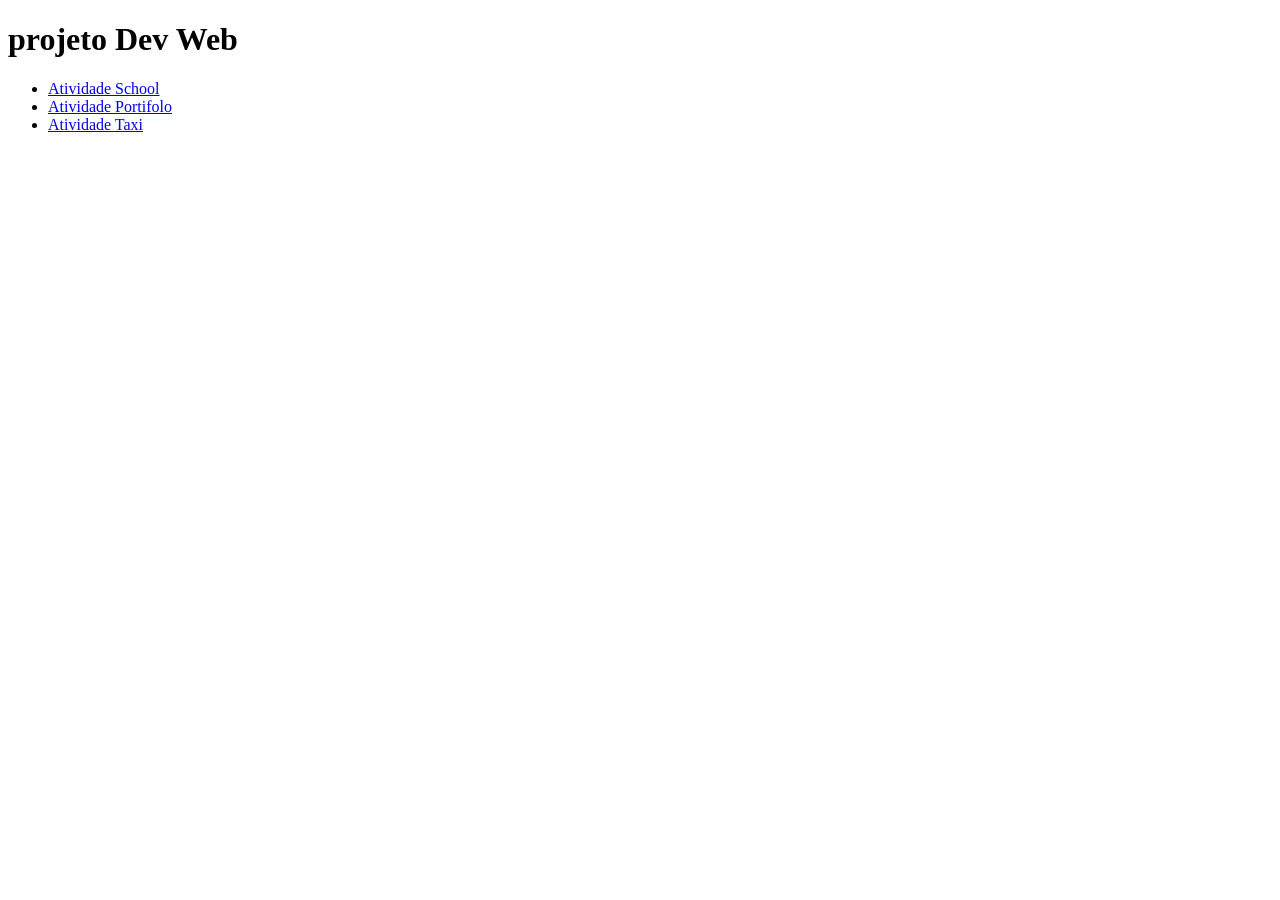
<file: index.html>
<!DOCTYPE html>
<html lang="en">
<head>
    <meta charset="UTF-8">
    <meta name="viewport" content="width=device-width, initial-scale=1.0">
    <title>Projeto</title>
</head>
<body>
    <main>
        <h1>
            projeto Dev Web
        </h1>
        <ul>
            <li>
                <a href="atividade lincolns school/">Atividade School</a>
            </li>
            <li>
                <a href="atv_portifolio/">Atividade Portifolo</a>
            </li>
            <li>
                <a href="atv-taxi/">Atividade Taxi</a>
            </li>
        </ul>
    </main>
    
</body>
</html>
</file>
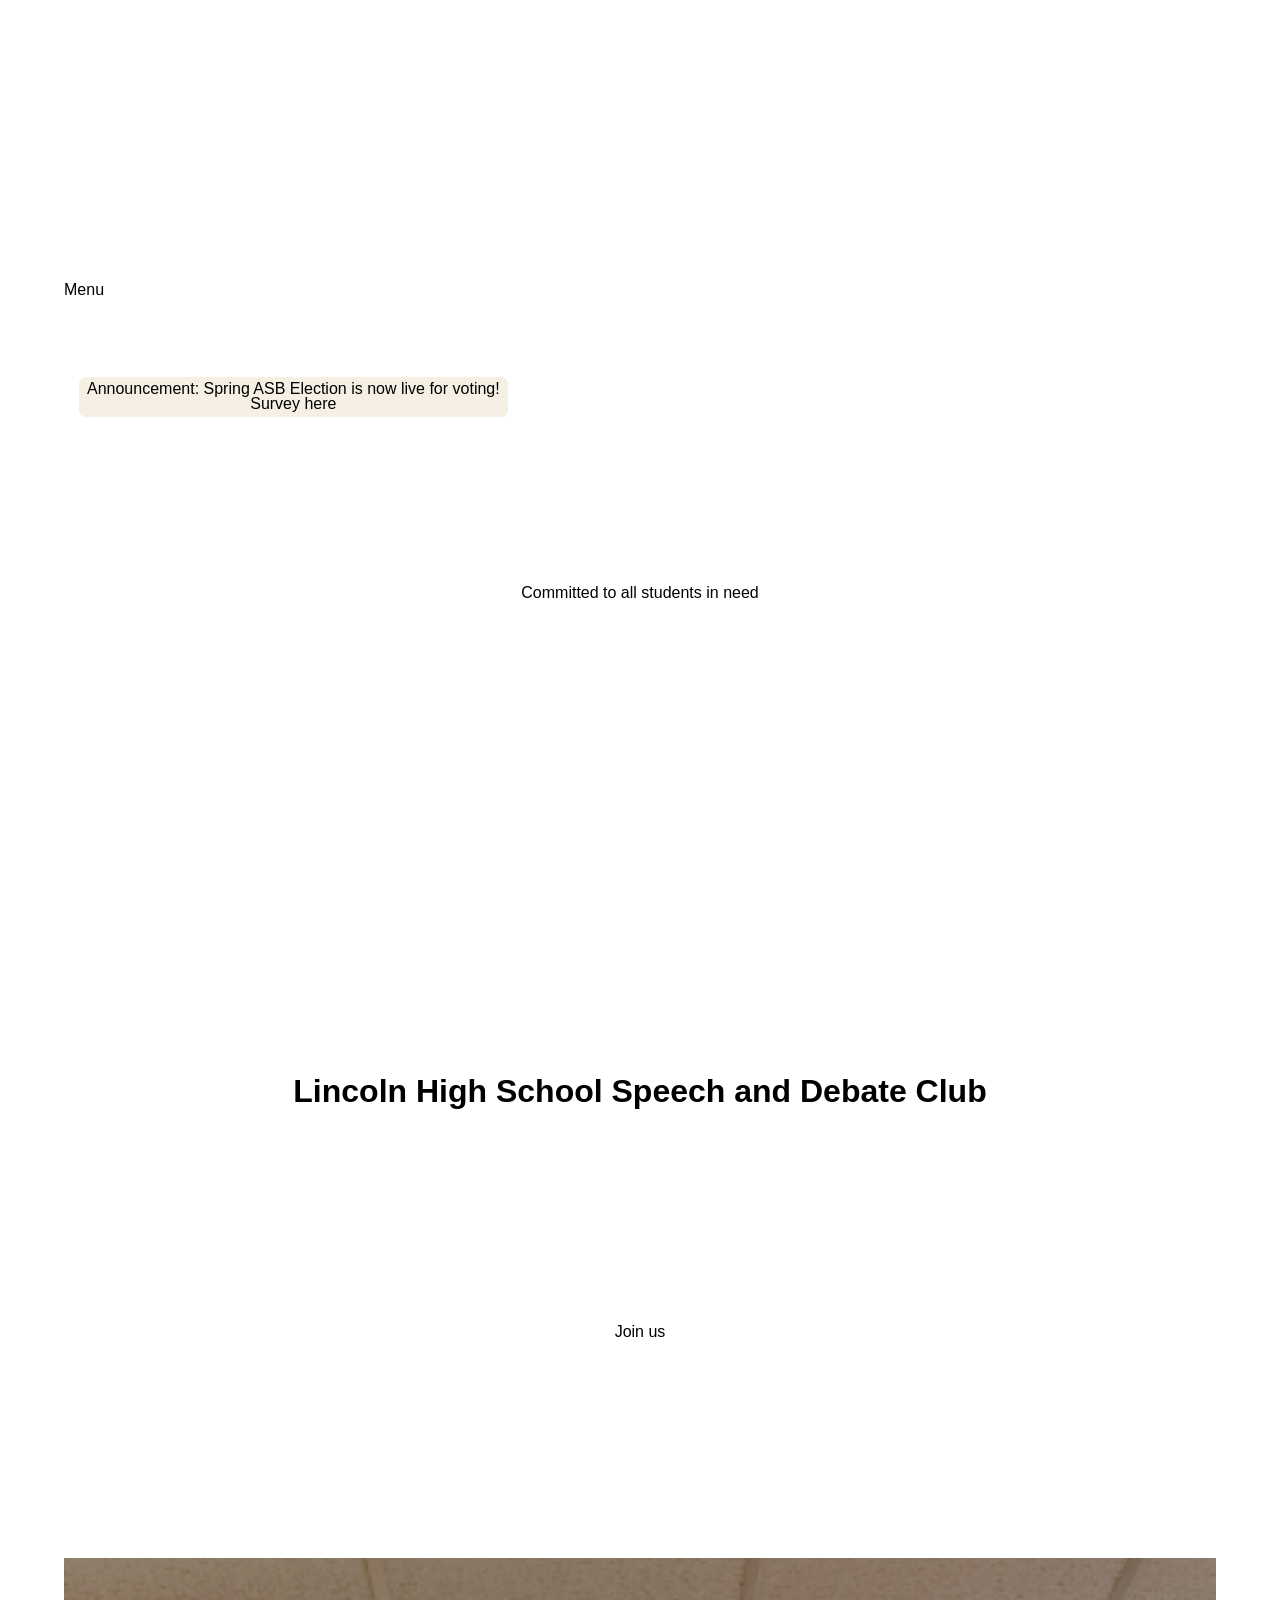
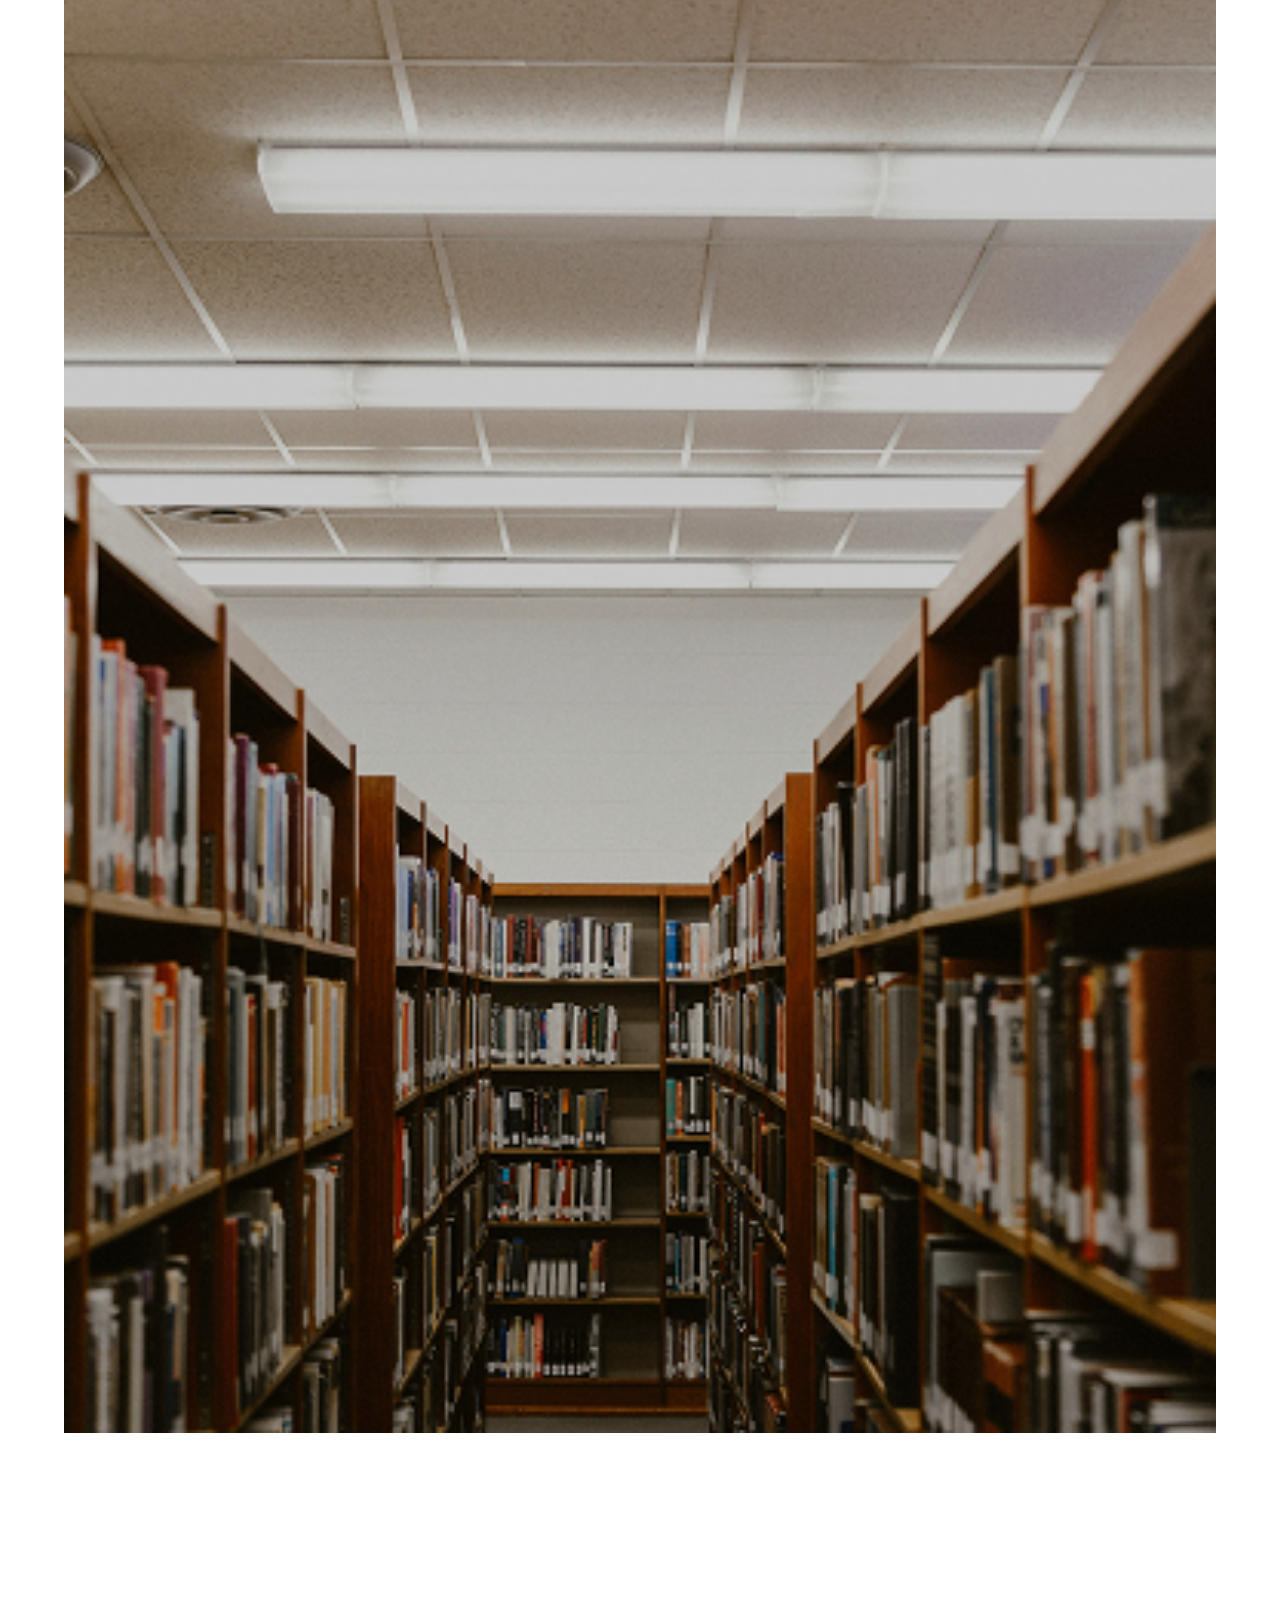
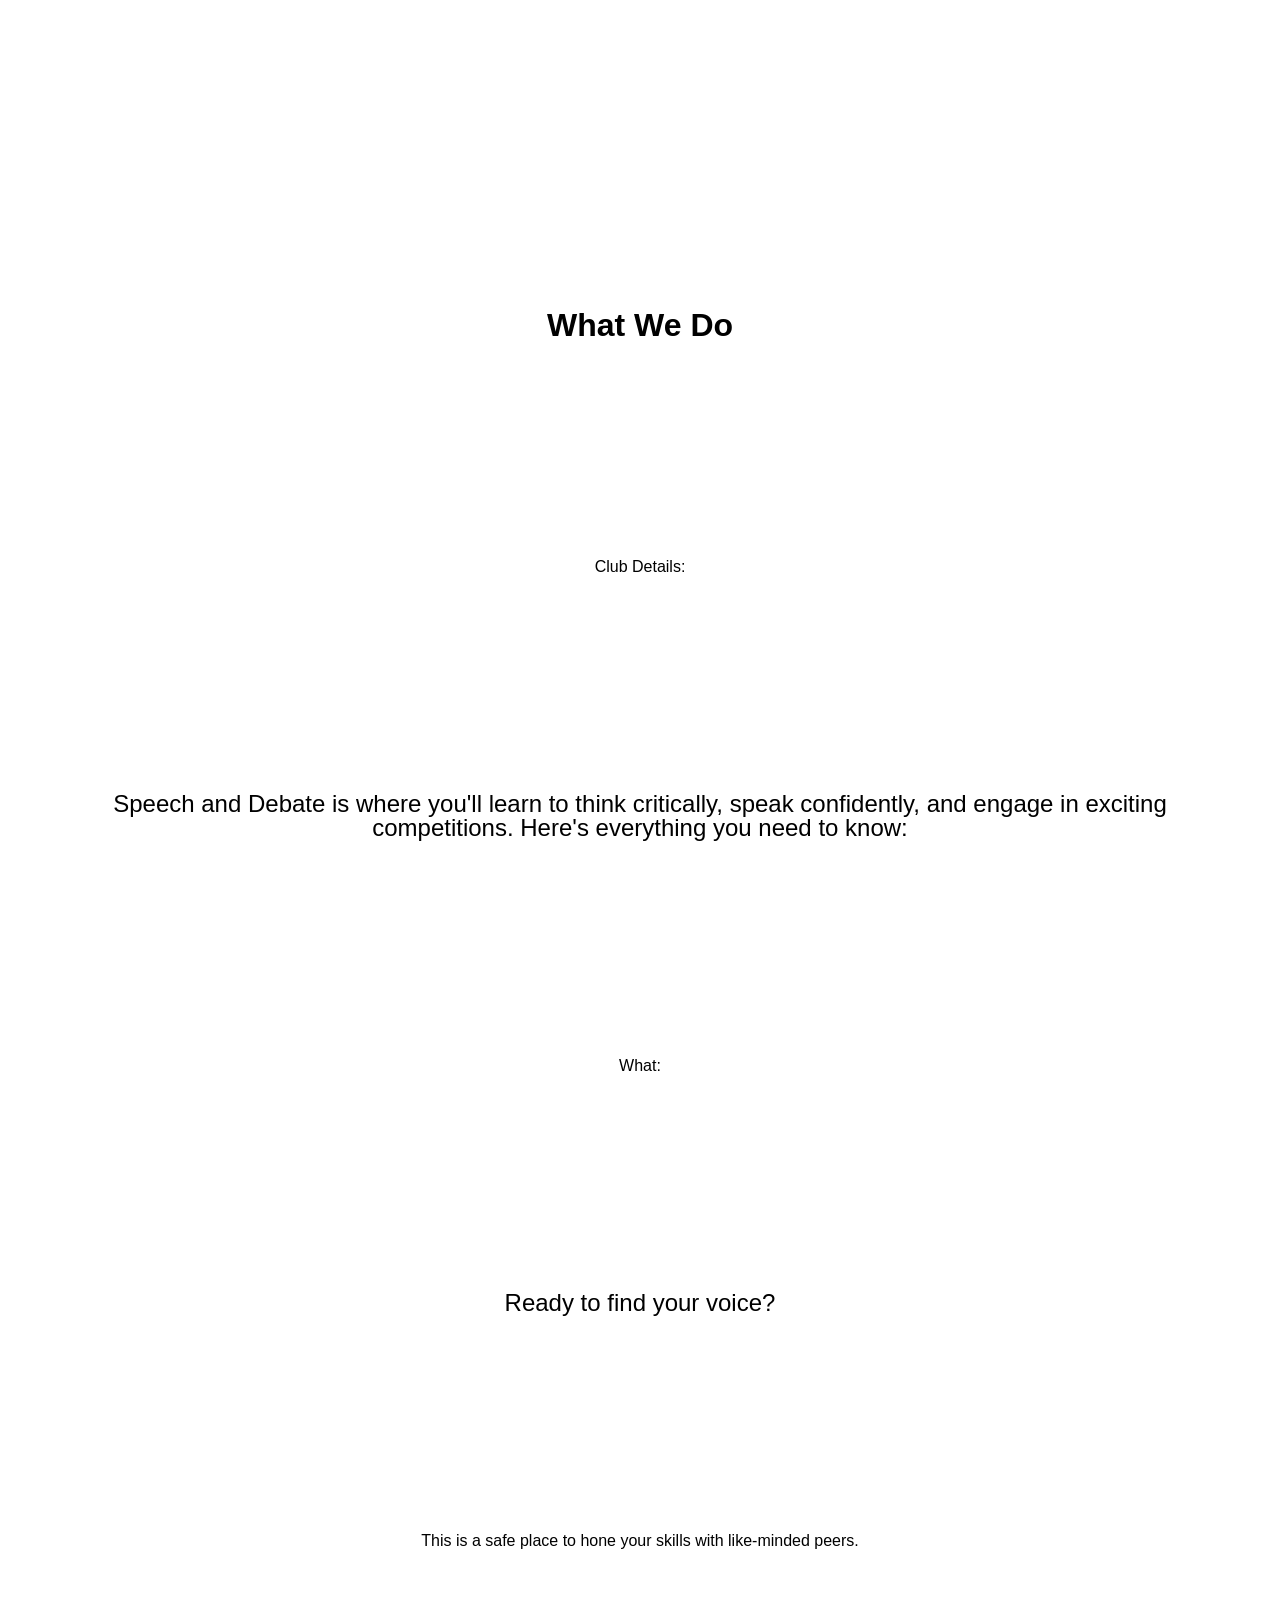
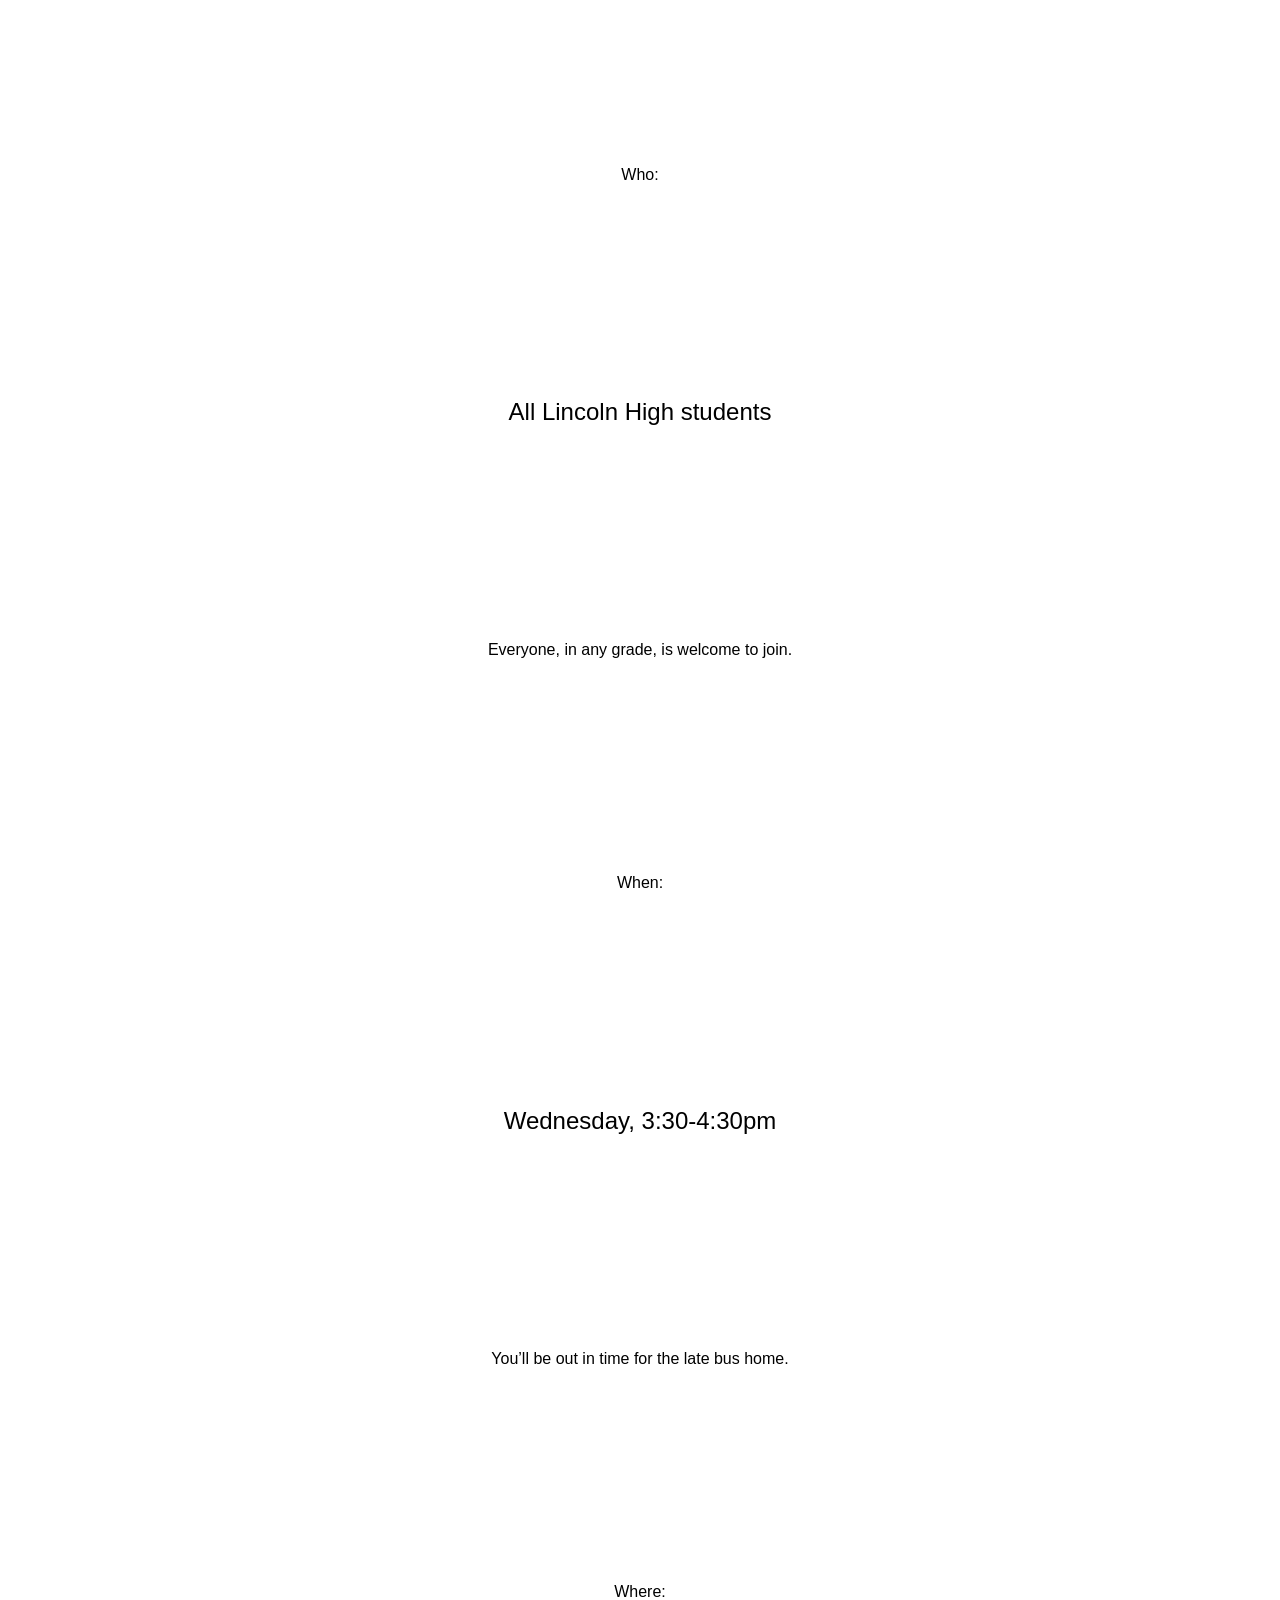
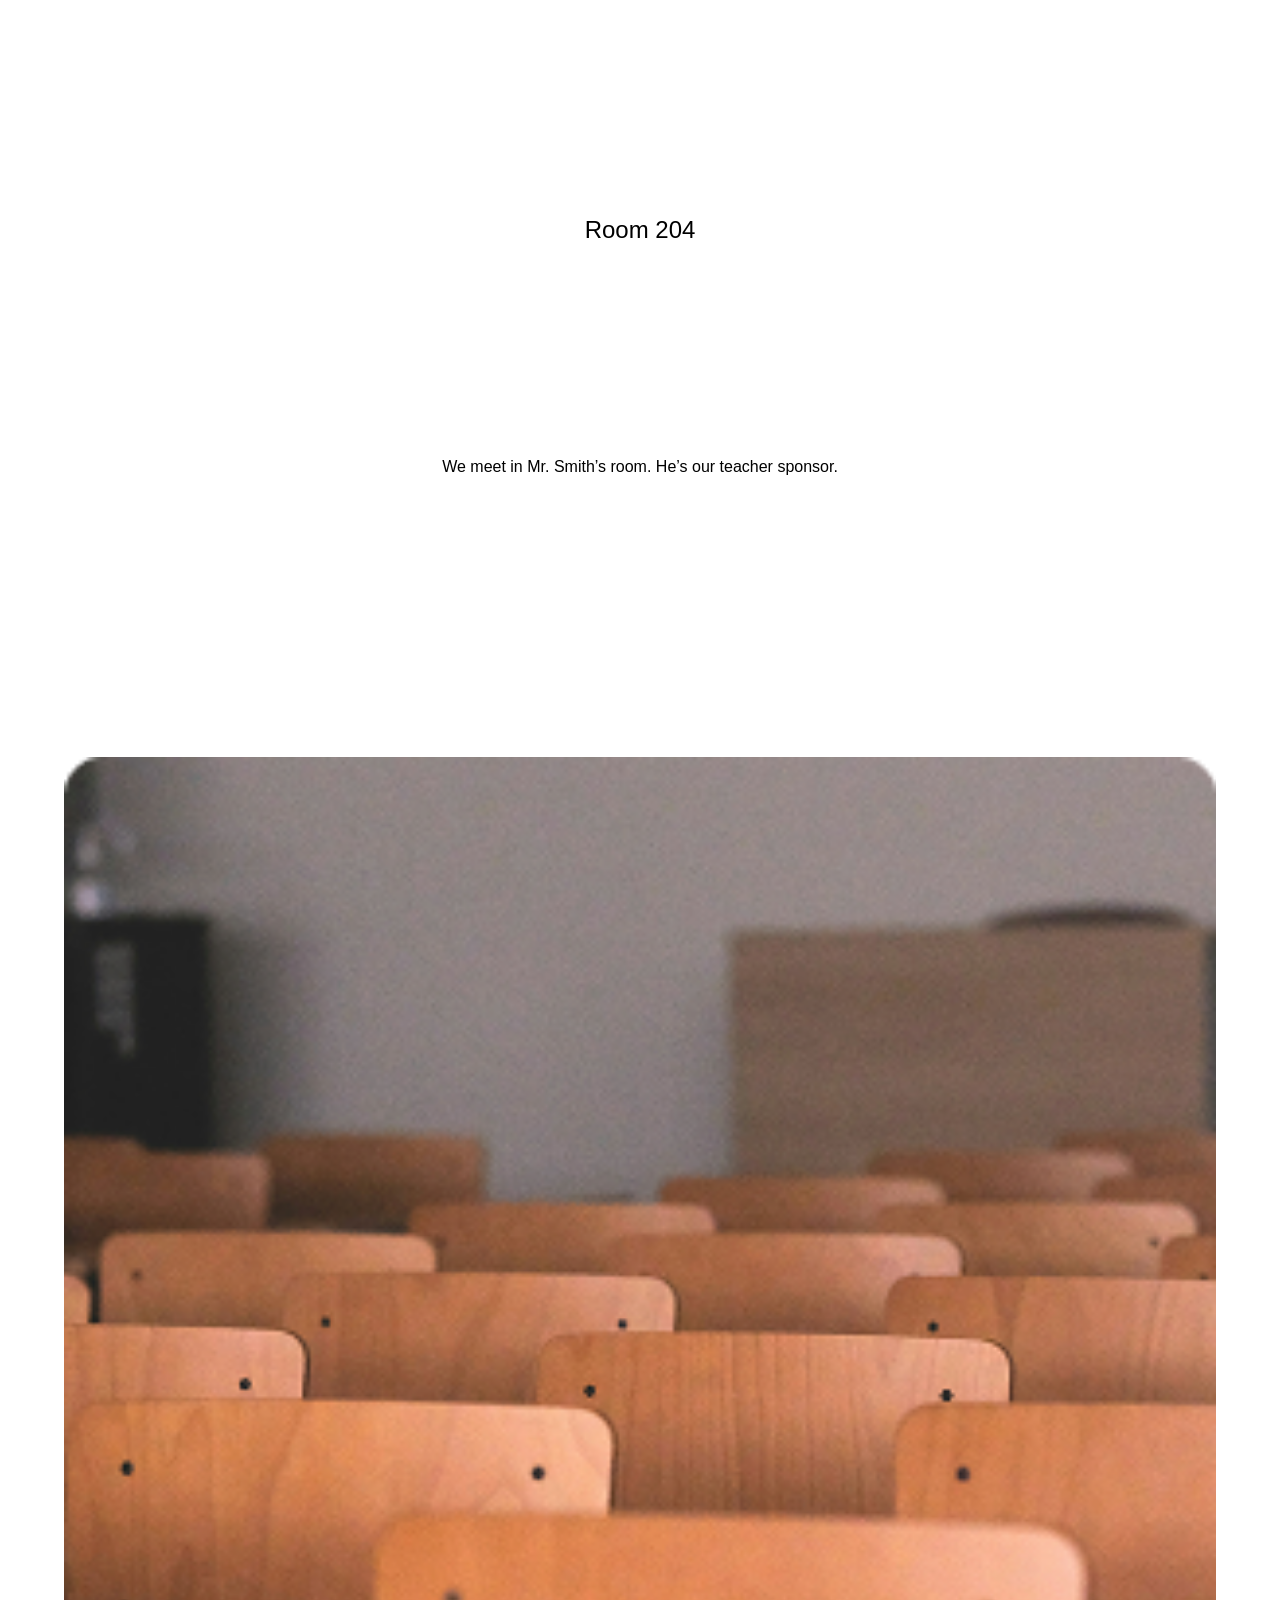
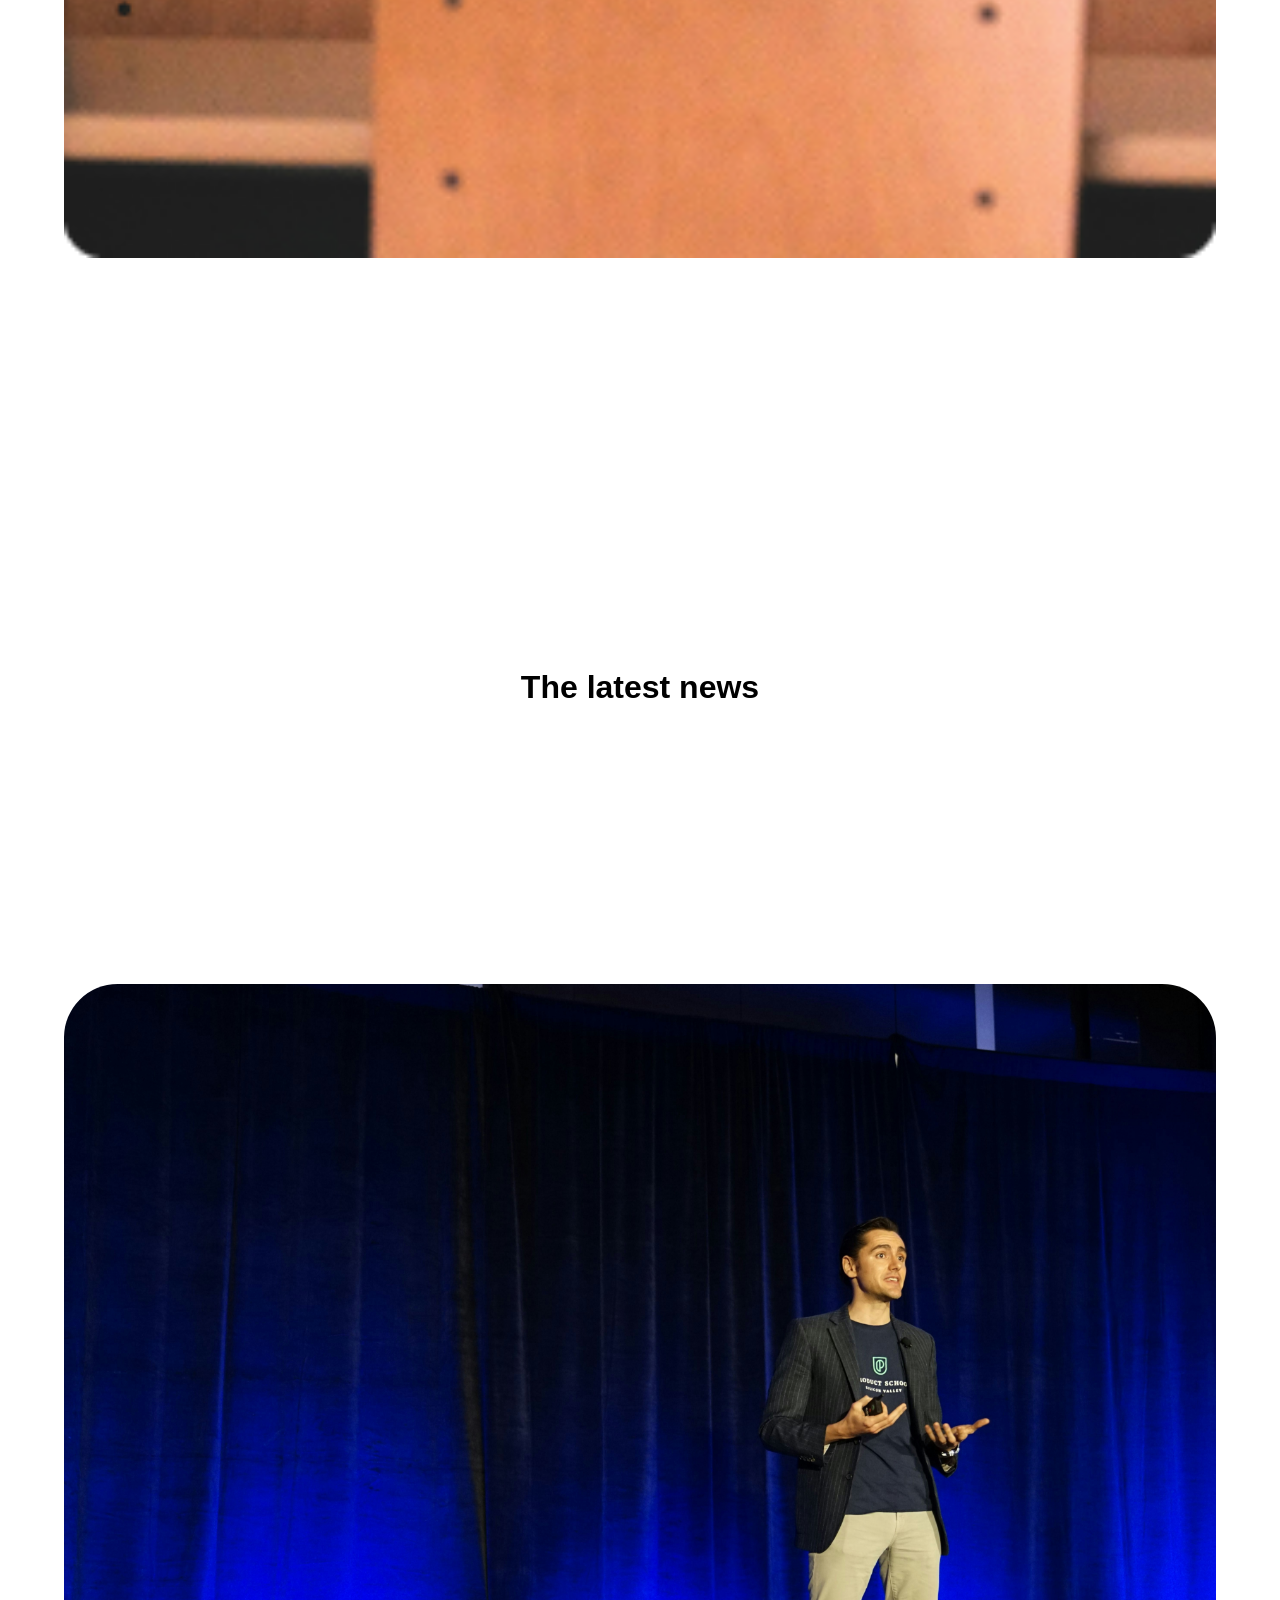
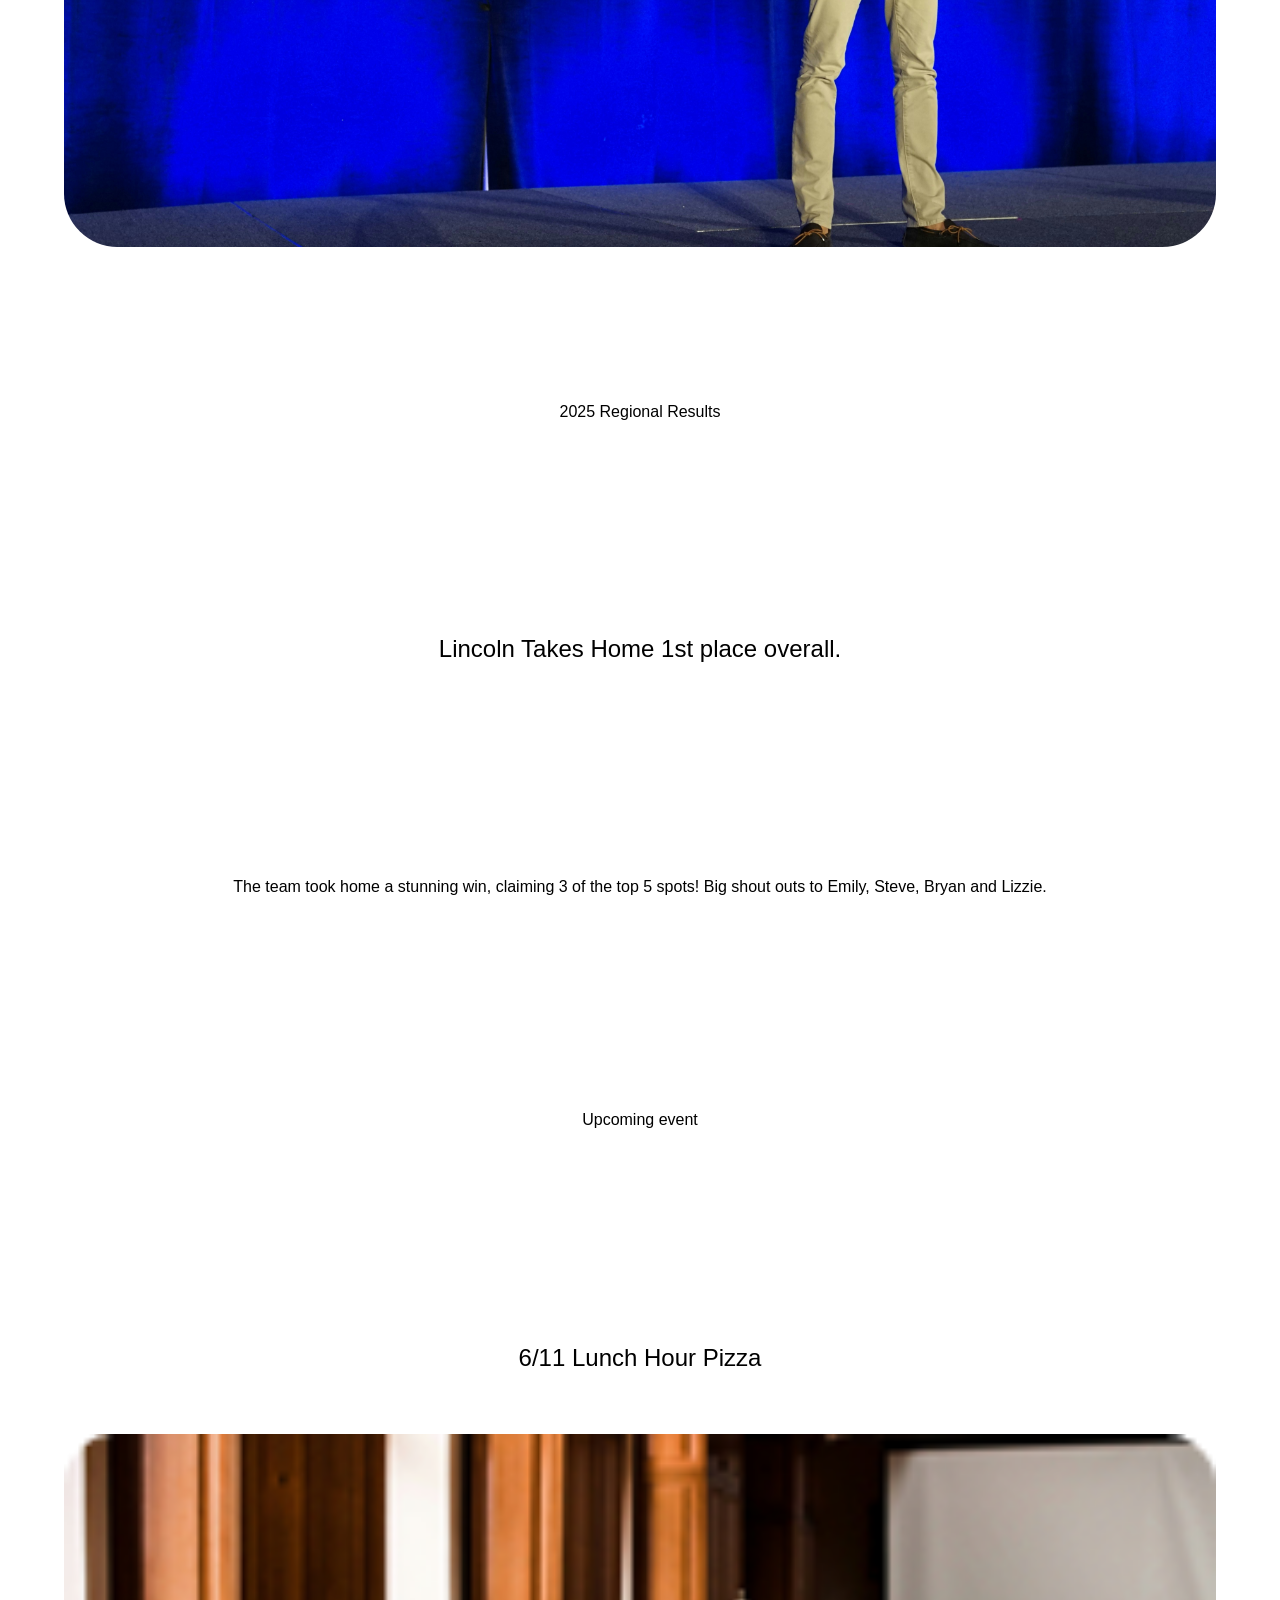
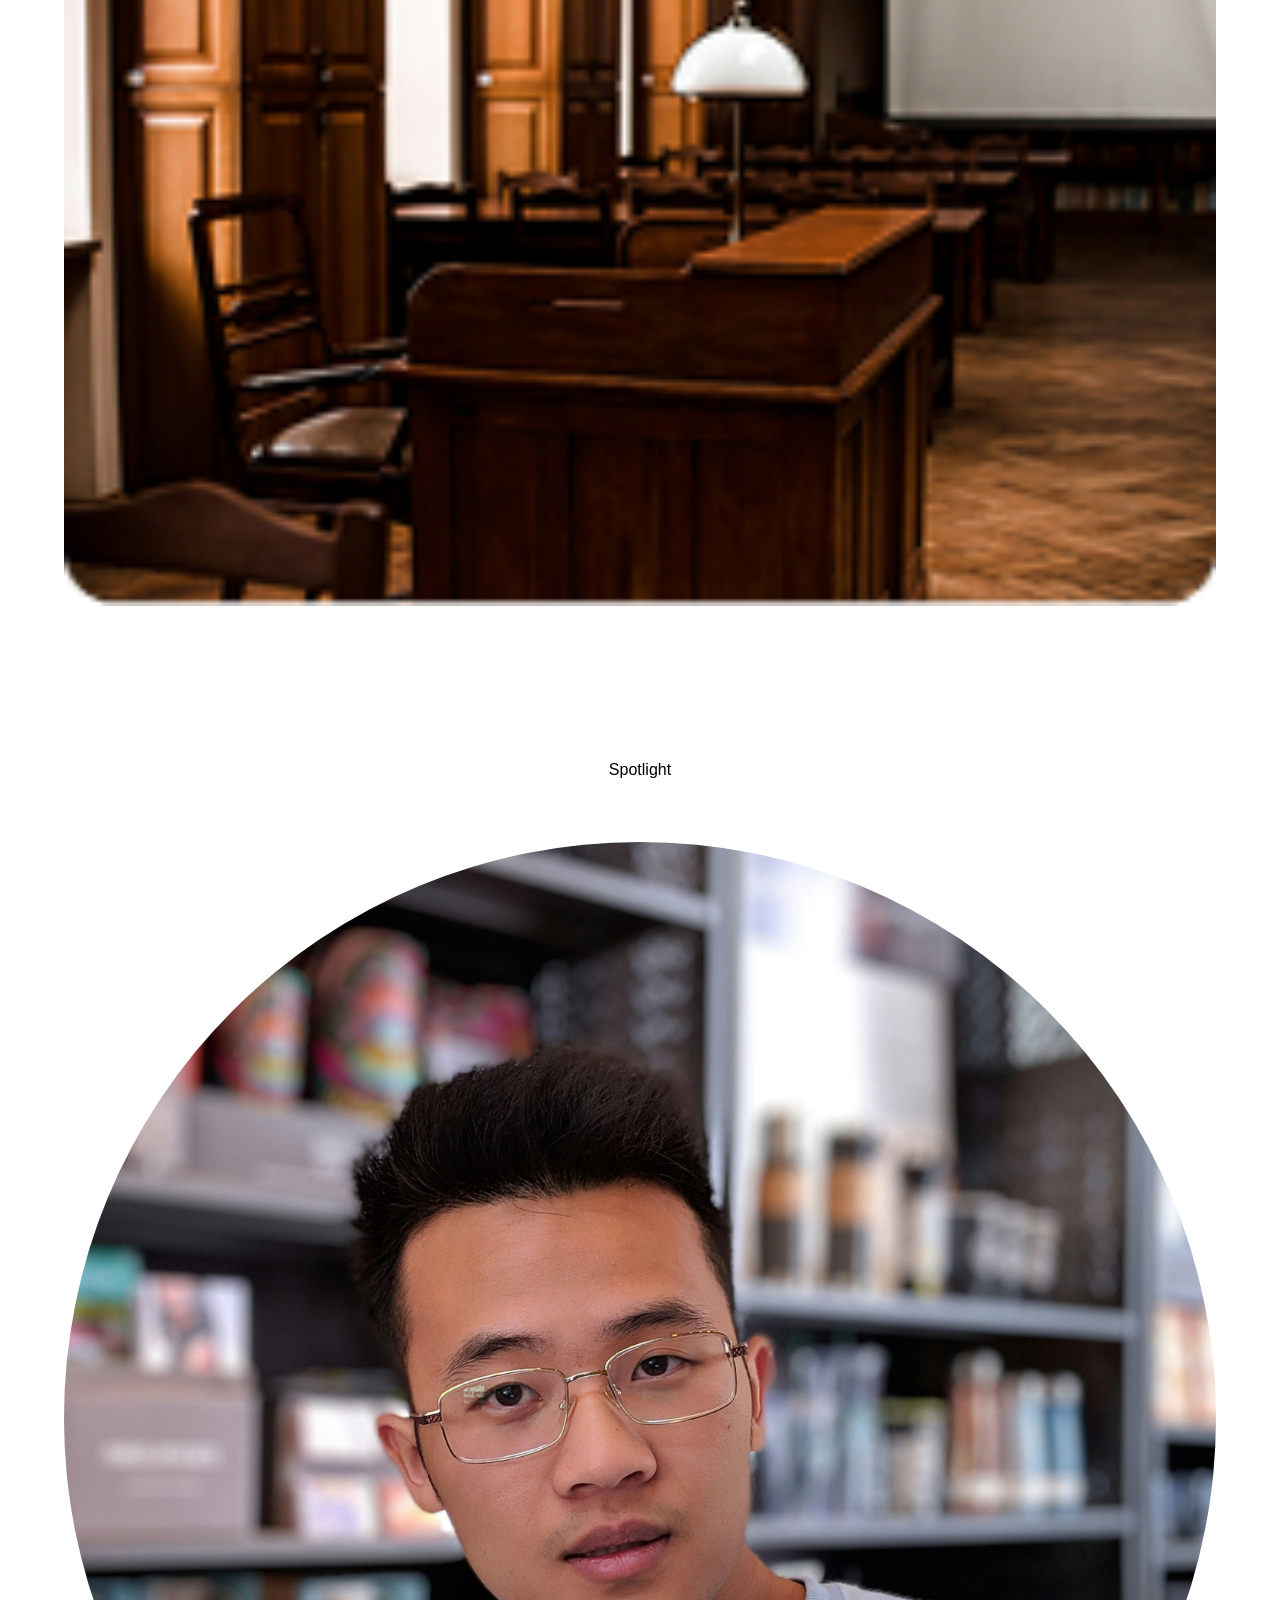
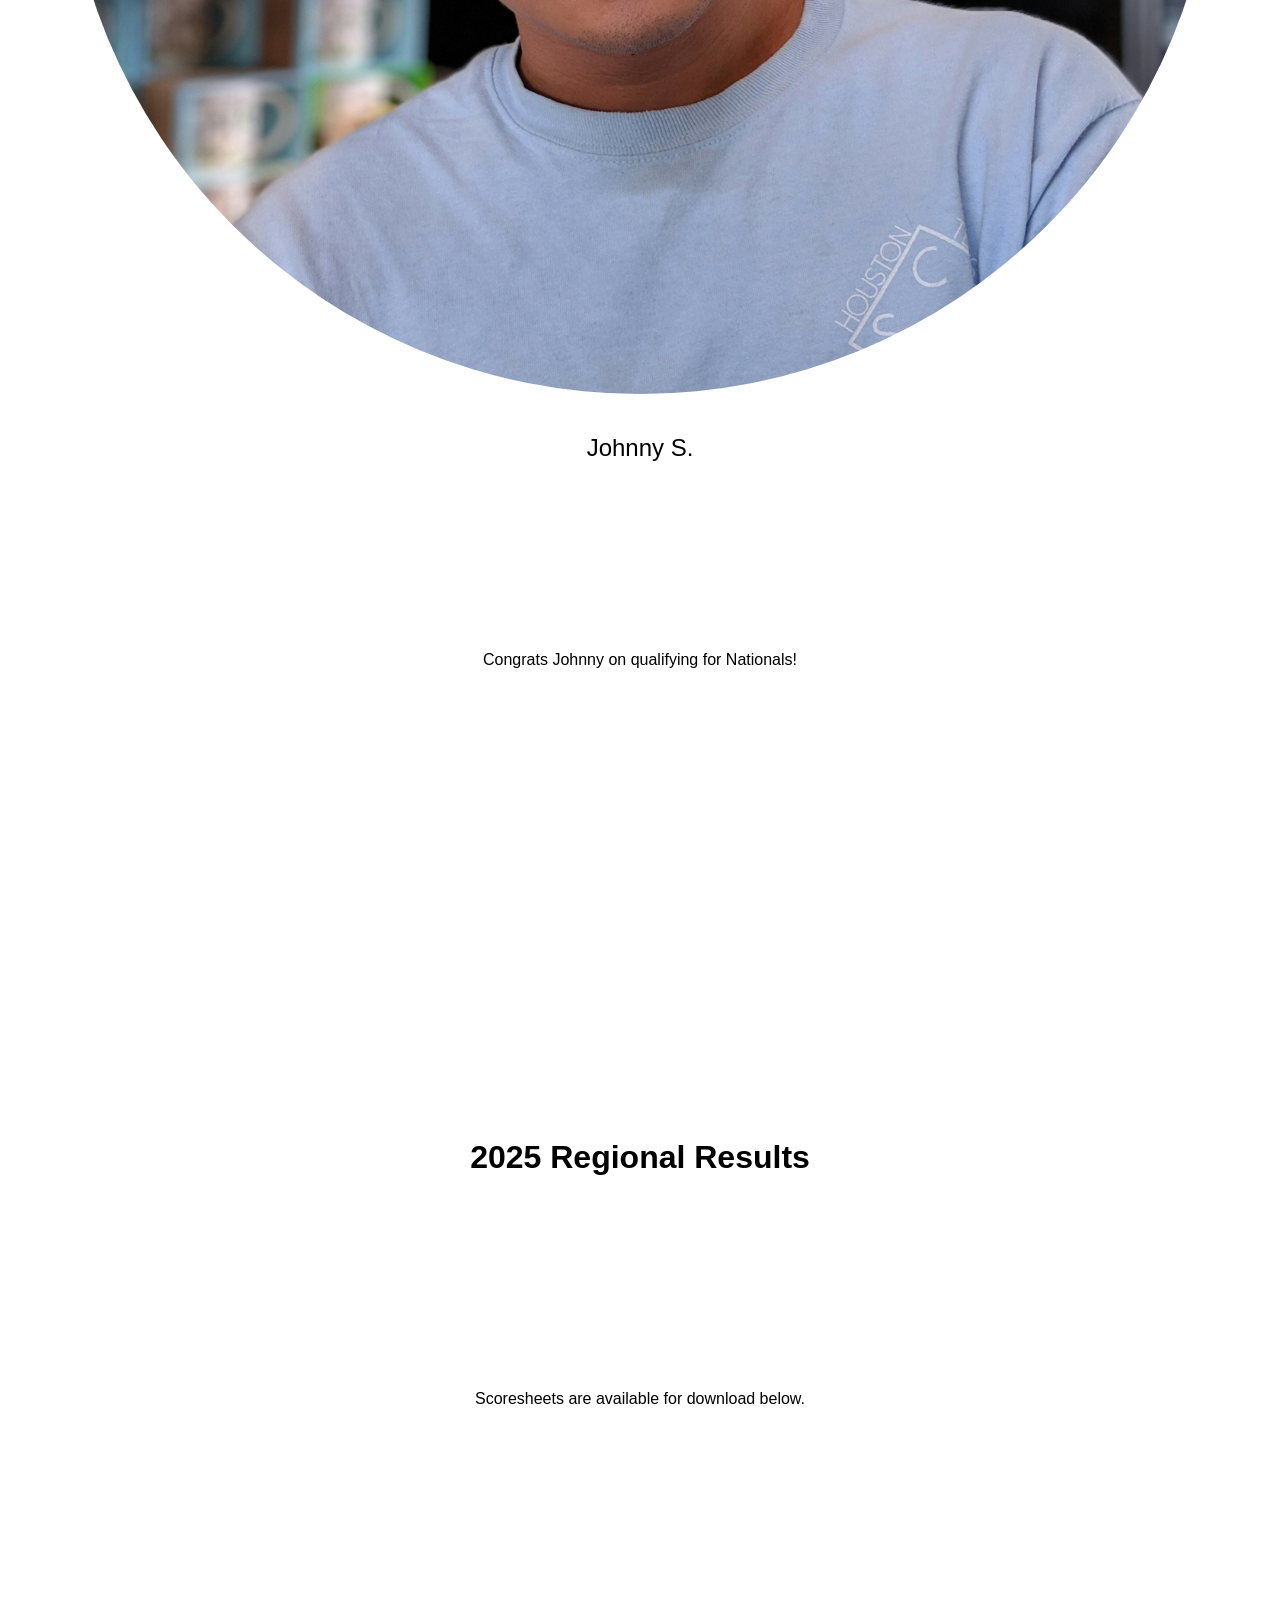
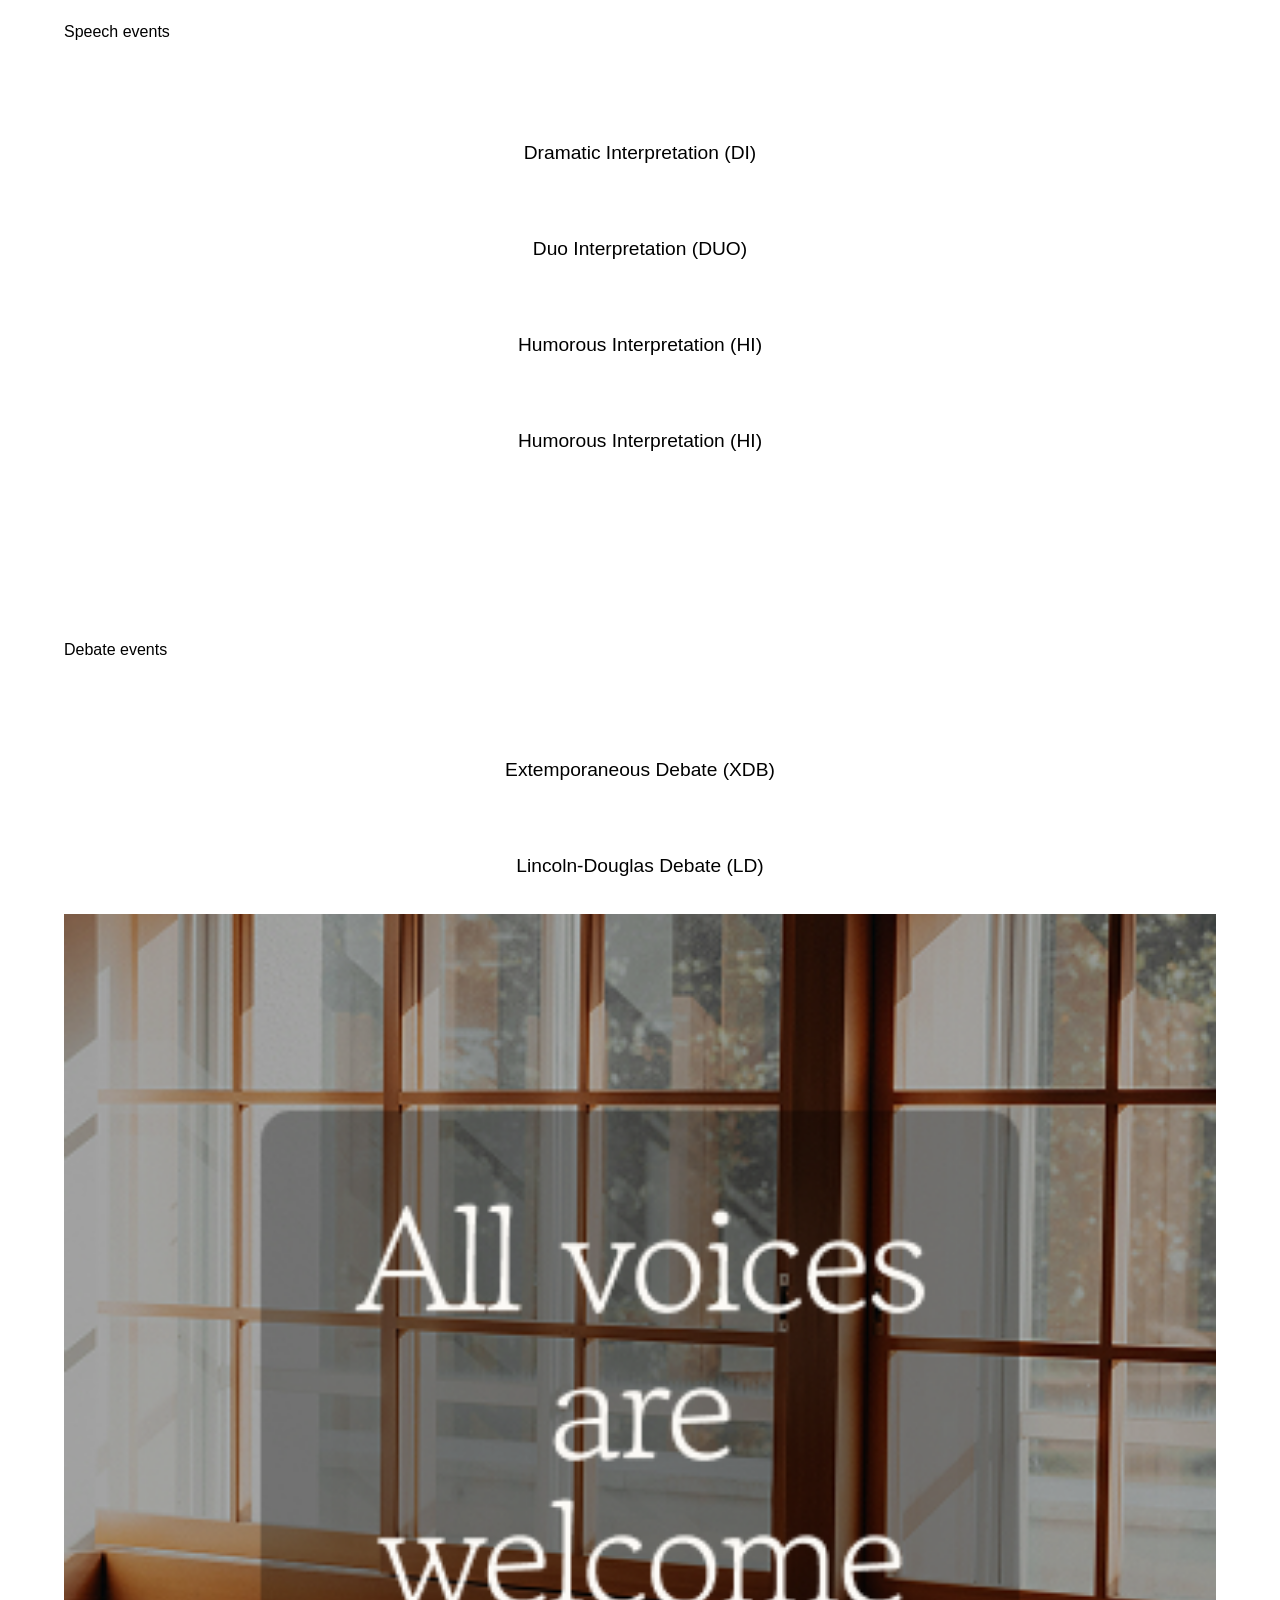
<file: atividade lincolns school/index.html>
<!DOCTYPE html>
<html lang="en">

<head>

    <meta charset="UTF-8">
    <meta name="viewport" content="width=device-width, initial-scale=1.0">
    <title>Document</title>
    <link rel="preconnect" href="https://fonts.googleapis.com">
    <link rel="preconnect" href="https://fonts.gstatic.com" crossorigin>
    <link href="https://fonts.googleapis.com/css2?family=Rethink+Sans:ital,wght@0,400..800;1,400..800&display=swap"
        rel="stylesheet">

    <link rel="stylesheet" href="css/reset.css">
    <link rel="stylesheet" href="css/style.css">
</head>

<body>

    <header>
        <section class="ft-lin">
            <p class="left">
                Menu
            </p>

            <div>
                <p class="categorias">Announcement: Spring ASB Election is now live for voting! </p>
                <p>
                    <a class="link" href="#">Survey here</a>
                </p>
            </div>

            <p class="center">
                Committed to all students in need
            </p>
        </section>
    </header>
    <main>
        <section class="ft-lin">
            <h1 class="large">
                Lincoln High School Speech and Debate Club
            </h1>
            <p class="center">
                <a href="">Join us</a>
            </p>

            <p class="center">


                <img src="images/Image.break.png" alt="#">


            </p>
        </section>
        <section class="ft-lin">
            <h2 class="large">
                What We Do
            </h2>
            <p class="center">
                Club Details:
            </p>
            <p class="centerl">
                Speech and Debate is where you'll learn to think critically, speak confidently, and engage in exciting
                competitions. Here's everything you need to know:
            </p>
            <p class="center">
                What:
            </p>
            <p class="centerl">
                Ready to find your voice?
            </p>
            <p class="center">
                This is a safe place to hone your skills with like-minded peers.
            </p>
            <p class="center">
                Who:
            </p>
            <p class="centerl">
                All Lincoln High students
            </p>
            <p class="center">
                Everyone, in any grade, is welcome to join.
            </p>
            <p class="center">
                When:
            </p>
            <p class="centerl">
                Wednesday, 3:30-4:30pm
            </p>
            <p class="center">
                You’ll be out in time for the late bus home.
            </p>
            <p class="center">
                Where:
            </p>
            <p class="centerl">
                Room 204
            </p>
            <p class="center">
                We meet in Mr. Smith’s room. He’s our teacher sponsor.
            </p>
            <p class="center"></p>

            <img src="images/Image.png" alt="">

        </section>
        <section class="ft-lin">
            <h2 class="large">The latest news</h2>
            <p class="center">

            </p>

            <img src="images/product-school-DL-yyYDDNX4-unsplash(1).svg" alt="#">
            <p class="center">
                2025 Regional Results
            </p>
            <p class="centerl">
                Lincoln Takes Home 1st place overall.
            </p>
            <p class="center">
                The team took home a stunning win, claiming 3 of the top 5 spots! Big shout outs to Emily, Steve, Bryan
                and Lizzie.
            </p>
            <p class="center">
                Upcoming event
            </p>
            <p class="centerl">
                6/11 Lunch Hour Pizza
            </p>
            <p>
                <img src="images/kateryna-hliznitsova.png" alt="#">
            </p>
            <p class="center">
                Spotlight
            </p>
            <p>
                <img src="images/darshan-patel-QJEVpydulGs-unsplash.svg" alt="">
            </p>
            <p class="fontl">
                Johnny S.
            </p>
            <p class="center">
                Congrats Johnny on qualifying for Nationals!
            </p>
        </section>

        <section class="ft-lin">
            <h2 class="large">2025 Regional Results</h2>
            <p class="center">
                Scoresheets are available for download below.
            </p>
            <p class="left">
                Speech events
            </p>
            <p class="font">
                <a href="">Dramatic Interpretation (DI)</a>
            </p>
            <p class="font">
                <a href="">Duo Interpretation (DUO)</a>
            </p>
            <p class="font">
                <a href="">Humorous Interpretation (HI)</a>
            </p>
            <p class="font">
                <a href="">Humorous Interpretation (HI)</a>
            </p>
            <p class="left">
                Debate events
            </p>
            <p class="font">
                Extemporaneous Debate (XDB)
            </p>
            <p class="font">
                Lincoln-Douglas Debate (LD)
            </p>
            <p>
                <img src="images/Calltoactionsection.png" alt="Join us!">
            </p>
        </section>
    </main>


    <footer class="ft-lil">
        <div class="grey">
        <p>
            <a href="#">
                <img src="images/social.icons/Facebook.png" alt="Facebook">
            </a>
            <a href="#">
                <img src="images/social.icons/Instagram.png" alt="Instgram">
            </a>
            <a href="#">
                <img src="images/social.icons/TikTok.png" alt="Tik tok">
            </a>
        </p>
        <p class="anta">
            Debate It. Don't Hate It.
        </p>
        <p class="anta">
            hello@figma.com
            1750 Candyland Lane,
            Portland, OR 97205
            (646) 555-4567
        </p>
        <p class="left">
          Lincoln High School © 2025 All Rights Reserved
        </p>
        </div>
    </footer>
</body>

</html>
</file>
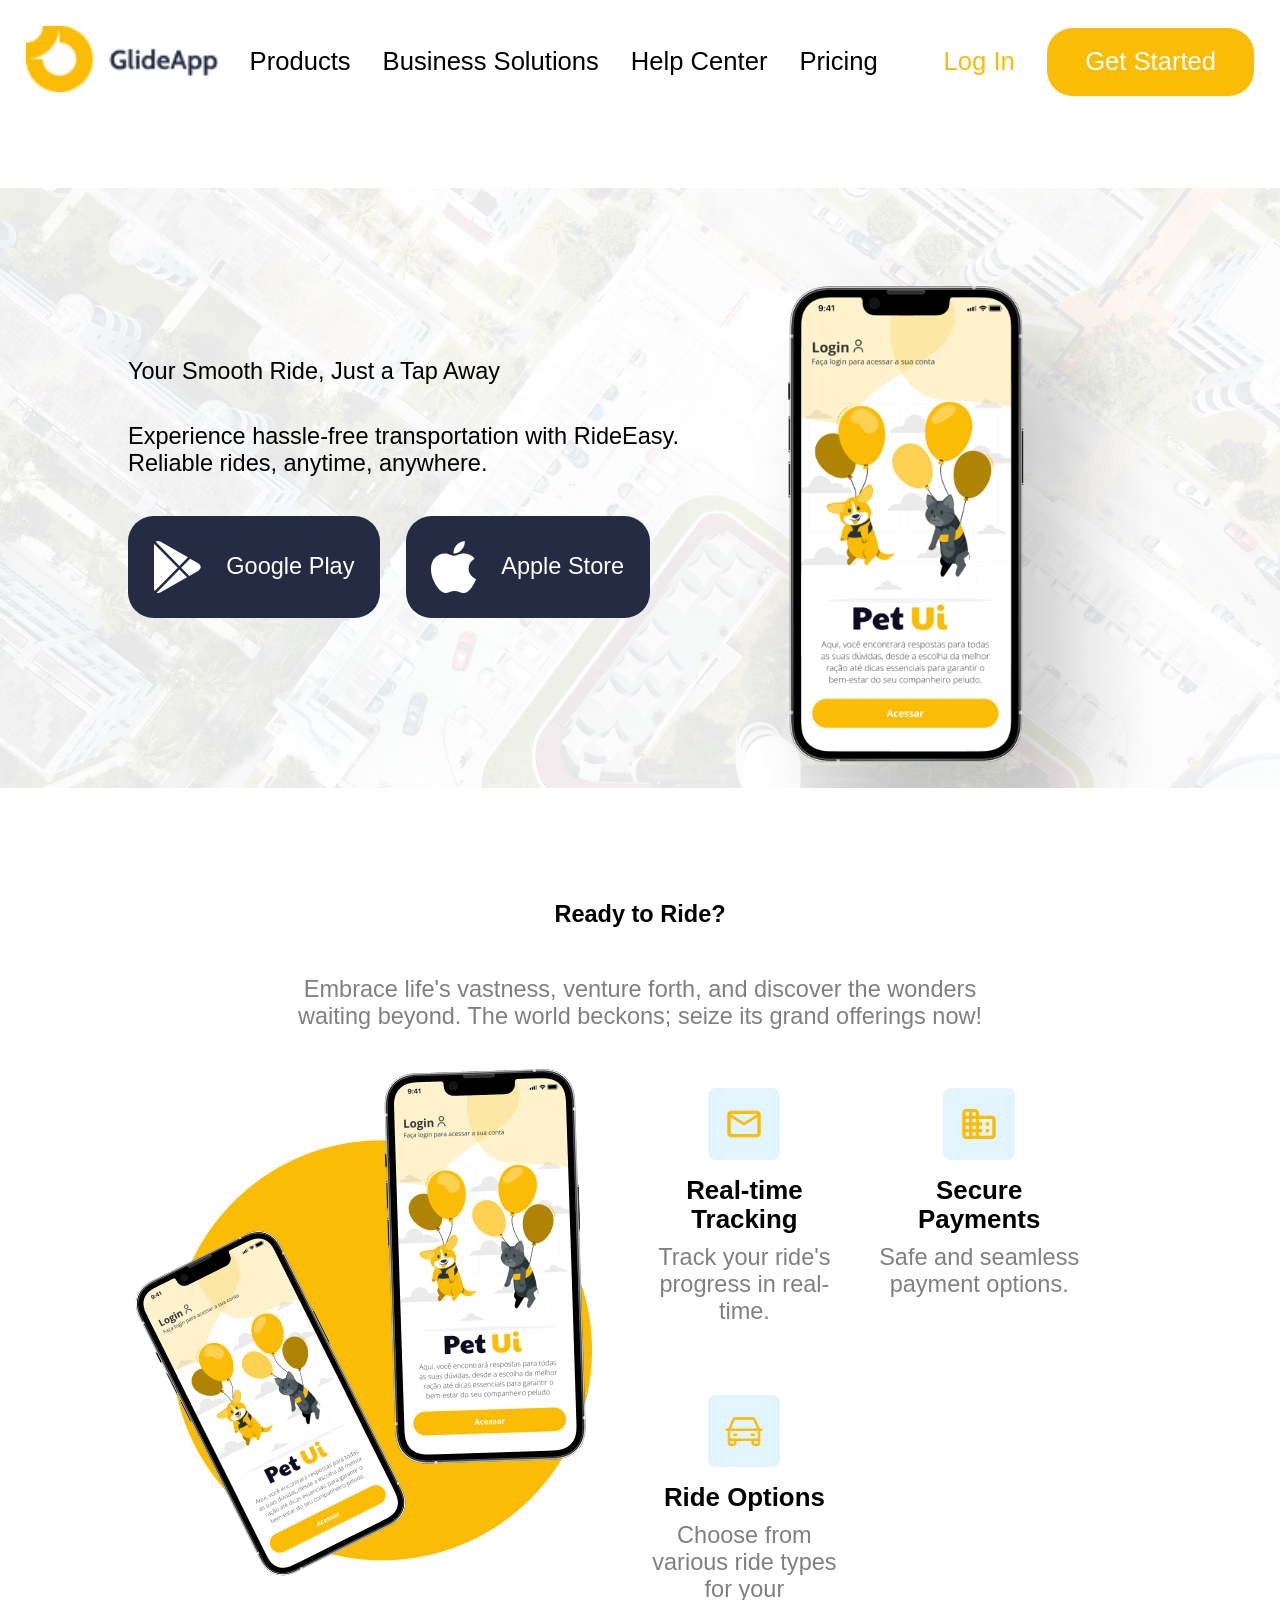
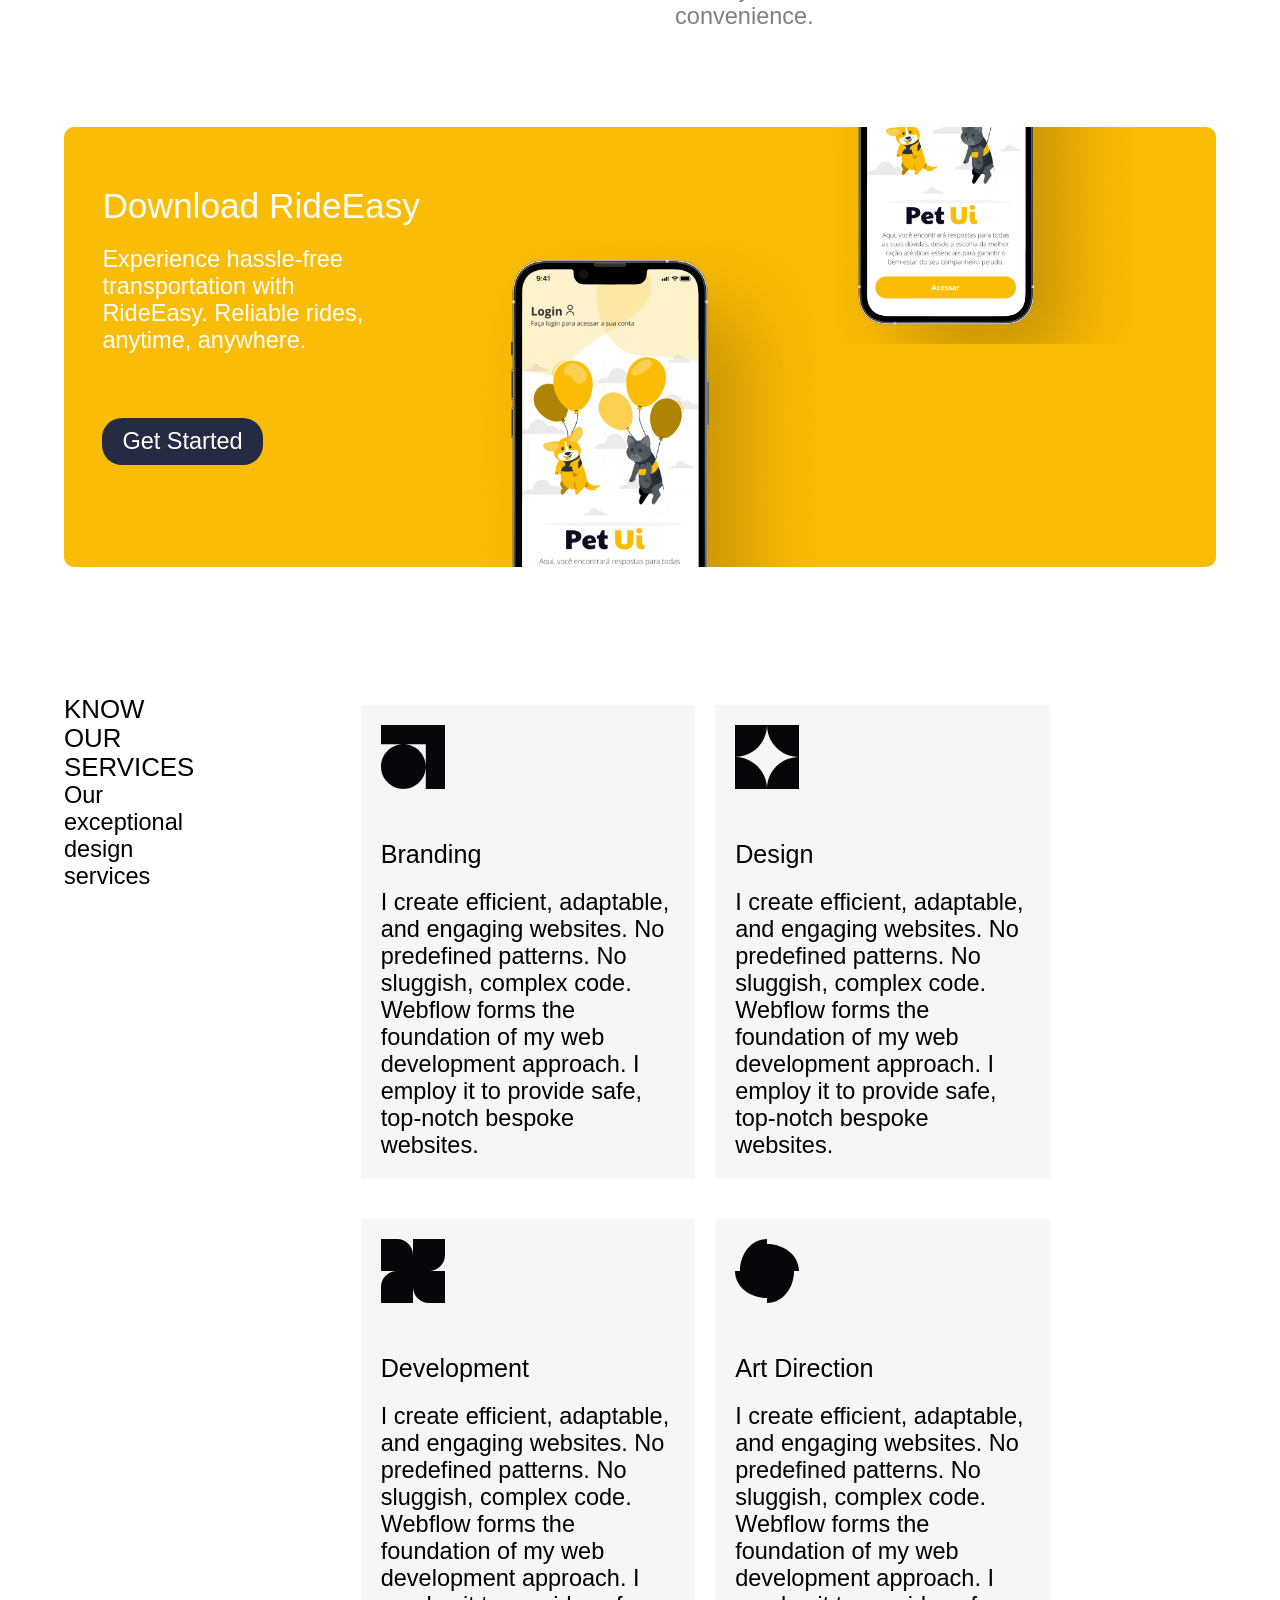
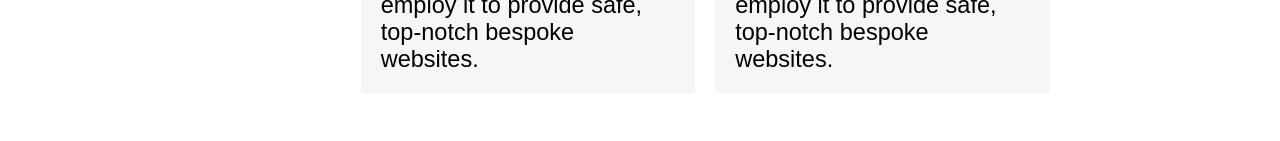
<file: atv-taxi/index.html>
<!doctype html>
<html lang="en">

<head>
  <meta charset="UTF-8" />
  <meta name="viewport" content="width=device-width, initial-scale=1.0" />
  <title>Taxi</title>
  <link rel="stylesheet" href="css/reset.css" />
  <link rel="stylesheet" href="css/style.css" />
</head>

<body>
  <header>
    <nav>
      <ul>
        <li>
          <a href="#"><img src="images/logo-glide-app.png" alt="" /></a>
        </li>
        <li>
          <a href="#">Products</a>
        </li>
        <li>
          <a href="#">Business Solutions</a>
        </li>
        <li>
          <a href="#">Help Center</a>
        </li>
        <li>
          <a href="#">Pricing</a>
        </li>
      </ul>
      <ul>
        <li>
          <a href="#" class="font-yellow">Log In</a>
        </li>
        <li>
          <a href="#" class="button-yellow">Get Started</a>
        </li>
      </ul>
    </nav>
  </header>
  <main>
    <section class="banner">
      <div>
        <h1>Your Smooth Ride, Just a Tap Away</h1>
        <p>
          Experience hassle-free transportation with RideEasy. Reliable rides,
          anytime, anywhere.
        </p>
        <p class="buttons">
          <a href="#">
            <img src="images/icon-button-google.svg" alt="Play Store" />
            <span>Google Play</span>
          </a>
          <a href="#">
            <img src="images/icon-apple-ios.svg" alt="Play Store" />
            <span>Apple Store</span>
          </a>
        </p>
      </div>
      <div class="image">
        <img src="images/iphone-pet-ui.png" alt="ifome auau miaumiau" />
      </div>
    </section>
    <section class="ready">
      <h2>Ready to Ride?</h2>
      <p>
        Embrace life's vastness, venture forth, and discover the wonders
        waiting beyond. The world beckons; seize its grand offerings now!
      </p>
      <div>
        <div class="img">
          <img src="images/smartphones-pet-uis.png" alt="img do apk" />
        </div>
        <div class="lista">
          <ul>
            <li>
              <img src="images/icon-back-blue-letter.svg" alt="icon carta" />
              <h3>Real-time Tracking</h3>
              <p>Track your ride's progress in real-time.</p>
            </li>
            <li>
              <img src="images/icon-back-blue-building.svg" alt="icon edificio" />
              <h3>Secure Payments</h3>
              <p>Safe and seamless payment options.</p>
            </li>
            <li>
              <img src="images/icon-back-blue-car.svg" alt="icon carro" />
              <h3>Ride Options</h3>
              <p>Choose from various ride types for your convenience.</p>
            </li>
          </ul>
        </div>
      </div>
    </section>
    <section class="download">
      <h2>Download RideEasy</h2>
      <p>
        Experience hassle-free transportation with RideEasy. Reliable rides, anytime, anywhere.
      </p>
      <p>
        <button>
          Get Started
        </button>
      </p>
    </section>
    <section class="services">
      <div class="text">
        <h2>KNOW OUR SERVICES</h2>
        <p>
          Our exceptional design services
        </p>
      </div>
      <div class="right">
        <ul>
          <li>
            <img src="images/icon-brading.svg" alt="img Branding">
            <h3>Branding</h3>
            <p>
              I create efficient, adaptable, and engaging websites. No predefined patterns. No sluggish, complex code.
              Webflow forms the foundation of my web development approach. I employ it to provide safe, top-notch
              bespoke websites.
            </p>
          </li>
          <li>
            <img src="images/icon-design.svg" alt="img desing">
            <h3>Design</h3>
            <p>
              I create efficient, adaptable, and engaging websites. No predefined patterns. No sluggish, complex code.
              Webflow forms the foundation of my web development approach. I employ it to provide safe, top-notch
              bespoke websites.
            </p>
          </li>
          <li>
            <img src="images/icon-development.svg" alt="img development">
            <h3>Development</h3>
            <p>
              I create efficient, adaptable, and engaging websites. No predefined patterns. No sluggish, complex code.
              Webflow forms the foundation of my web development approach. I employ it to provide safe, top-notch
              bespoke websites.
            </p>
          </li>
          <li>
            <img src="images/icon-art.svg" alt="img art">
            <h3>Art Direction</h3>
            <p>
              I create efficient, adaptable, and engaging websites. No predefined patterns. No sluggish, complex code.
              Webflow forms the foundation of my web development approach. I employ it to provide safe, top-notch
              bespoke websites.
            </p>
          </li>
        </ul>
      </div>

    </section>
  </main>
</body>

</html>
</file>
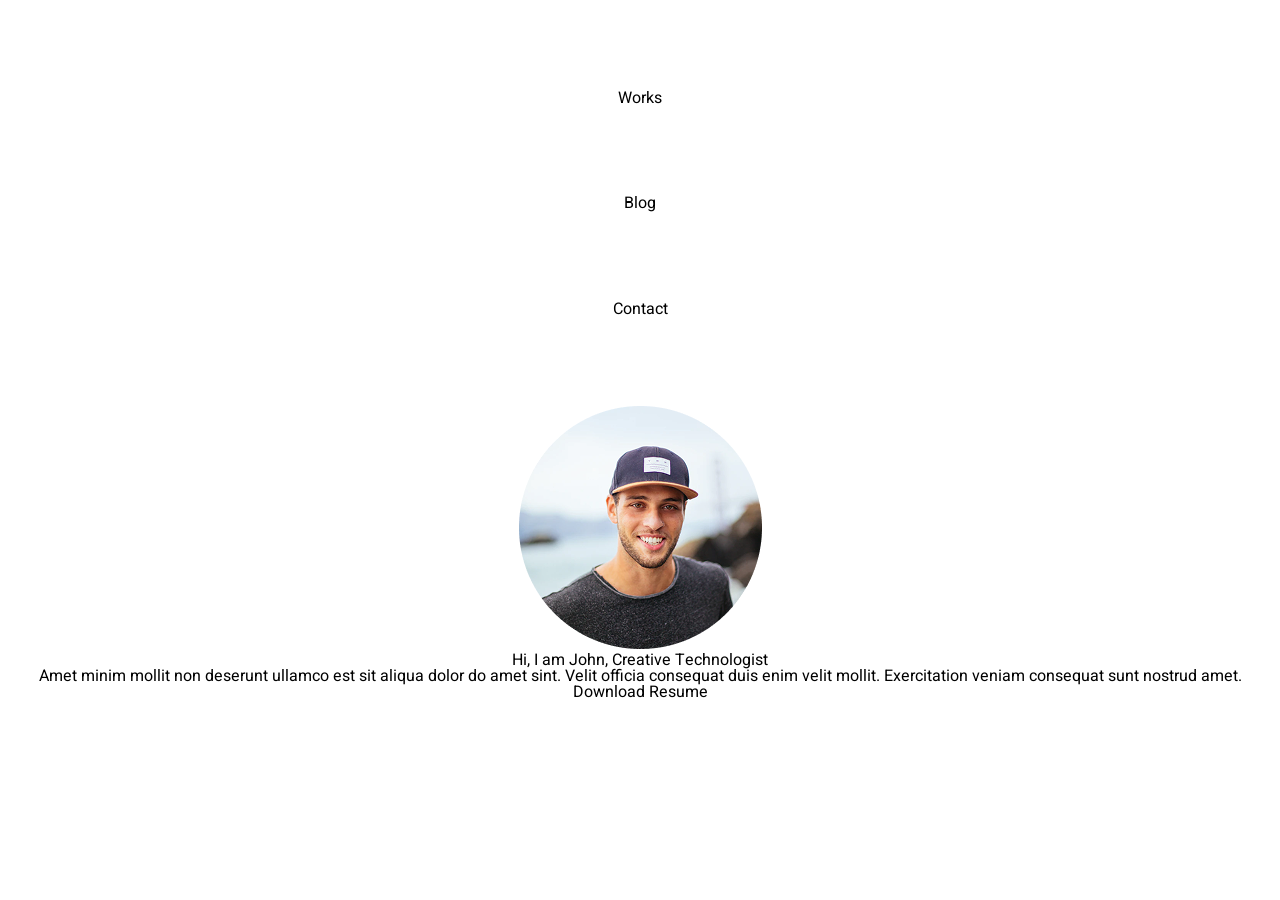
<file: atv_portifolio/index.html>
<!DOCTYPE html>
<html lang="en">
<head>

    <meta charset="UTF-8">
    <meta name="viewport" content="width=device-width, initial-scale=1.0">
    <title>Document</title>
      <link rel="preconnect" href="https://fonts.googleapis.com">
      <link rel="preconnect" href="https://fonts.gstatic.com" crossorigin>
      <link href="https://fonts.googleapis.com/css2?family=Heebo:wght@100..900&display=swap" rel="stylesheet">

      <link rel="stylesheet" href="css/reset.css">
      <link rel="stylesheet" href="css/style.css">
</head>
<body>

<header>
<nav>
    <ul>
        <li>
            <a href="index.html">Works</a>
        </li>
        <li>
            <a href="blog.html">Blog</a>
        </li>
      <!-- # = não tem um link --> 
        <li>
            <a href="#">Contact</a>
        </li>
    </ul>
</nav>
</header>

<main>
    <section class="banner">
        <img src="images/Ellipse 1.png" alt="Foto John">
        <h1>
            Hi, I am John,
Creative Technologist
        </h1>
        <p>
            Amet minim mollit non deserunt ullamco est sit aliqua dolor do amet sint. Velit officia consequat duis enim velit mollit. Exercitation veniam consequat sunt nostrud amet.
        </p>
        <p>
            <a href="#">Download Resume</a>
        </p>
    </section>
</main>

</body>
</html>
</file>
<file: atividade lincolns school/css/style.css>
/* CSS Geral */


html {
    font-family: "Heebo", sans-serif;
}

a {
    color: black;
    text-decoration: none;
}


/*=== header === */


header nav ul li {
    text-align: center;
    padding: 7vw 0 0vw 0;
    color: black;
}


/* === banner === */


section.banner {
    text-align: center;
}

section.banner h1 {
    font-size: 2rem;
    font-weight: 650;
    padding: 4vw 0 4vw 0;
}

section.bammer p {
    line-height: 1.5rem;
}

section.banner p a {
    background: #ff6464;
    color: white;
    padding: 5px 10px 10px 5px;
    border-radius: 5px;
    display: inline-block;
    margin: 5vw 0 5vw 0;
}


/* == Recent post == */


section.rc-posts {

    background: #b1e7f8;
    padding: 10vw 5vw 10vw 5vw;
}

section.rc-posts h2 {
    text-align: center;
}

section.rc-posts ul li {
    background: white;
    margin: 5vw 0 5vw 0;
    padding: 5vw 5vw 5vw 5vw;
    border-radius: 3px;
}

section.rc-posts ul li h3 {
    font-size: 1.3rem;
    font-weight: 600;

}

select.rc-posts ul li p {
    padding: 5vw 0 5vw 0;
    line-height: 1.5rem;
}


/* == ft work == */


section.ft-work {
    padding: 10vw 5vw 10vw 5vw;
}

section.ft-work p.categorias span {
    background: #142850;
    border-radius: 14px;
    margin: 5px 0 10px 0 ;
    display: inline-block;
    color: white;
    padding: 4px 8px 4px 8px;
}

section.ft-work h2 {
    text-align: center;
    padding: 4vw 0 4vw 0;
    font-weight: 400;
    font-size: larger;
}
section.ft-work h3 {
    padding: 5vw 0 5vw 0 ;
    font-weight: 600;
    font-size: larger;
}

section.ft-work ul li img {
    width: 100%;
}

section.ft-works ul li p.caregorias {
    color: gray;
}


/* FOOTER */


footer p {
    text-align: center;
    padding: 10px 0 0 0;
}

footer p a {
    display: inline-block;
    margin: 0 5px 0 5px;
}


/* blog */


section.ft-work2 {
    padding: 10vw 5vw 10vw 5vw;
}

section.ft-work2 p.categorias2 span {
    background: salmon;    /* background: Muda a cor do background  */
    border-radius: 14px;     /* border-radius: Faz o background ficar em forma circular  */
    margin: 0px 0 15px 0 ;   /* margin: A margem de distamciamento entre os outros elementos  */
    display: inline-block;   /* display: Corrige o problema da mergem */
    color: white;          /* color: Muda a cor das letras que estão dentro do background  */
    padding: 4px 8px 4px 8px;
}

section.ft-work2 h2 {
    text-align: left;    /* text-align: Como o nome diz, alinha o texto  */
    padding: 4vw 0 4vw 0;
    font-weight: 400;    /* font-weight: Almenta o negrito das letras  */
    font-size: larger;   /* font-size: Tamanho da fonte  */
}
section.ft-work2 h3 {
    padding: 5vw 0 5vw 0 ;
    font-weight: 600;
}

section.ft-work2 ul li img {
    width: 100%;
}

section.ft-works2 ul li p.caregorias {
    color: gray;
}

/* lincolns */


section.ft-lin {
    padding: 10vw 5vw 10vw 5vw;
}

section.ft-lin  p.categorias span {
    background: #F6F0E4;    /* background: Muda a cor do background  */
    border-radius: 7px;     /* border-radius: Faz o background ficar em forma circular  */
    margin: 0px 0 15px 0 ;   /* margin: A margem de distamciamento entre os outros elementos  */
    display: inline-block;   /* display: Corrige o problema da mergem */
    color: black;          /* color: Muda a cor das letras que estão dentro do background  */
    padding: 4px 8px 4px 8px;
}

section.ft-lin  h1 {
    text-align: center;    /* text-align: Como o nome diz, alinha o texto  */
    padding: 4vw 0 4vw 0;
    font-weight: 800;    /* font-weight: Almenta o negrito das letras  */
    font-size: x-large;   /* font-size: Tamanho da fonte  */
}

section.ft-lin  h2 {
    text-align: center;  
    padding: 4vw 0 4vw 0;
    font-weight: 700;    
    font-size: x-large;   
}

section.ft-lin  h3 {
    padding: 5vw 0 5vw 0 ;
    font-weight: 600;
}

section.ft-lin  ul li img {
    width: 100%;
}

section.ft-lin  ul li p.sim {
    color: gray;
}

section.ft-lin  a.link {
    text-align: center;  
    padding: 4vw 0 4vw 0; 
}

section.ft-lin p.centerl {
    text-align: center;
    padding: 12vw 0 5vw 0;
    font-size: x-large;
}

section.ft-lin p.center {
    text-align: center;
    padding: 12vw 0 5vw 0;
}

section.ft-lin h1.large {
    text-align: center;
    padding: 12vw 0 5vw 0;
    font-size: xx-large;
}

section.ft-lin h2.large {
    text-align: center;
    padding: 12vw 0 5vw 0;
    font-size: xx-large;
}

section.ft-lin p.left {
    text-align: left;
    padding: 12vw 0 5vw 0;
}

section.ft-lin p.fontl {
    text-align: center;
    padding: 3vw 0 3vw 0;
    font-size: x-large;
}

section.ft-lin p.font {
    text-align: center;
    padding: 3vw 0 3vw 0;
    font-size: larger;
}

section.ft-lin div {
    text-align: center;
    background: #F6F0E4;
    border-radius: 7px;
    color: black;
    margin: 15px;
    display: inline-block;
    padding: 4px 8px 4px 8px; 
}

section.ft-lin img {
    width: 100%;
}

footer.ft-lil div.grey p {
    background-color: grey;
    text-align: left;
    padding: 12vw 0 5vw 0;
    color: white; 
}

footer.ft-lil p.left {
    text-align: left;
    padding: 12vw 0 5vw 0;
    font-size: medium;
}

footer.ft-lil p.anta {
    text-align: left;
    padding: 12vw 0 5vw 0;
    font-size: x-large;
}
</file>
<file: atv-taxi/css/style.css>
html {
  font-size: clamp(1rem, calc(0.67rem + 1vw), 4rem);
  font-family:
    "Trebuchet MS", "Lucida Sans Unicode", "Lucida Grande", "Lucida Sans",
    Arial, sans-serif;
}


header a{
  font-size: 3vw;
}

header {
  text-align: center;
  padding: 5vw;
}

header img {
  width: 15vw;
}

header nav ul li {
  margin: 3vw;
}

header nav ul li a.font-yellow {
  color: #fbbc05;
}

header nav ul li a.button-yellow {
  background-color: #fbbc05;
  color: white;
  padding: 1.5vw 3vw;
  border: 5px;
  display: inline-block;
  border-radius: 2vw;
}

section.banner {
  background-image: url(../images/background-banner.png);
  background-repeat: no-repeat;
  background-size: 100% auto;
  padding: 3vw 5vw 3vw 5vw;
  margin: 5vw 0;
}

section.banner p {
  margin: 3vw 0;
}

section.banner p.buttons {
  color: rgb(104, 104, 104);
  gap: 2vw;
  display: flex;
}

section.banner p.buttons a {
  background-color: #252b42;
  display: inline-block;
  display: flex;
  gap: 2vw;
  padding: 2vw;
  color: #ffffff;
  align-items: center;
  border-radius: 2vw;
}

section.banner p.buttons img {
  height: 4vw;
}

section.banner div.image img{
  display: none;
}

section.ready div.img{
  display: none;   /* Faz a imagem sumir */
}

section.ready {
  text-align: center;
  padding: 3vw 5vw 3vw 5vw;
}

section.ready p{
  color: gray;
}

section.ready h2{
  font-family: 1.7rem;
  font-weight: 700;
  padding: 10px 0 10px 0;
}

section.ready div.lista ul li{
  margin: 20px 0 20px 0;
}

section.ready div.lista ul li h3{
  font-size: 1.1rem ;
  font-weight: 700;
  padding: 10px 0 10px 0;
}

section.download{
  background:#fbbc05 ;
  border-radius: 10px;
  margin: 3vw 5vw 3vw 5vw;
  color: white;
  padding: 10px 10px 10px 10px;
}

  section.download h2{
    font-size: 1.5rem;
    margin: 20px 0 20px 0 ;
  }

  section.download button{
    background: #252b42;
    padding: 10px 20px 10px 20px;
    border-radius: 20px;
  }

  section.services{
    margin: 10vw 5vw 3vw 5vw;
  }

  section.services div.text{
    text-align: left;
    justify-content: right;
  }

  section.services h2{
    font-size: 1.1rem;
  }
  section.services div.text{
    margin: 0 0 20px 0;
  }

   section.services div.right ul li{
    background: #f6f6f6;
    padding: 20px 20px 20px 20px ;
    margin: 10px 0 10px 0;
   }

  section.services div.right ul{
    padding: 0 3vw 0 3vw ;
  }

   section.services div.right ul li h3{
    font-size: 1.07rem;    
    padding: 45px 0 20px 0;
   }

@media only screen and (min-width: 600px) {
  header a {
    font-size: 2vw;
  }
  header {
    padding: 2vw;
  }

  header nav {
    display: flex;
    justify-content: space-between;
  }
  header nav ul {
    display: flex;
    align-items: center;
    gap: 2.5vw;
  }

  header nav ul li {
  margin: 0;
}

  section.banner {
    display: flex;
    background-size: 100% auto;
    align-items: center;
    padding: 3vw 10vw 0 10vw;
  }

  section.banner div.image img {
    display: block;
    width: 50vw;
    margin: 3vw 0 0 0;
  }

  section.ready div.img{
    display: block;    /* Faz a imagem voltar */
  }

  section.ready > p{ /* section.ready > p faz com  o que só o filho direto p receba*/
    padding: 3vw 20% 3vw 20%;  /* comprimie a área escrita */
  }

  section.ready > div{
    display: flex;
    justify-content: center;
    gap: 50px;
  }

  section.ready div.lista ul{
    display: flex;
    flex-wrap: wrap;    /* faz um elemento cair se não ouver espaço */
    gap: 30px;
    width: 40vw;
  }

  section.ready div.lista ul li{
    width: 40%;
  }

  section.download{
    padding: 3vw 3vw 3vw 3vw;
    background: url(../images/iphone-pet-ui.png) no-repeat, url(../images/iphone-pet-ui.png) no-repeat, #fbbc05 ; /* coloca uma imagem no background e sem reprtir a imagem */
    background-size: auto 100%, auto 90% ; /* o primeiro é para o primeiro elemento e o segundo depois da virgula para o segundo elemento */
    background-position: center 9vw, 90%  -14vw; /* cada um é uma posição ne horizontal e vertical */
  }


  section.download p{
    width: 25%;
    margin: 0 0 5vw 0;
  }

  section.services{
    display: flex;
    width: 80%;
    gap: 10vw;
  }

  section.services div.text{
    width: 30%;
  }

  section.services ul {
    display: grid;
    grid-template-columns: 1fr 1fr; 
    gap: 20px;
  }
}
</file>
<file: atv_portifolio/css/style.css>
/* css geral */ /* comentarios */

html{font-family: "Heebo", sans-serif;}
a{
    color: black;
    text-decoration: none;
}
    
/* === header === */

header nav ul li{
    text-align: center; 
    padding: 7vw 0 0vw 0;
    color: black;
}
       
/* banner */

section.banner{
    text-align: center;padding: 7vw 0 0 0;
}
</file>
